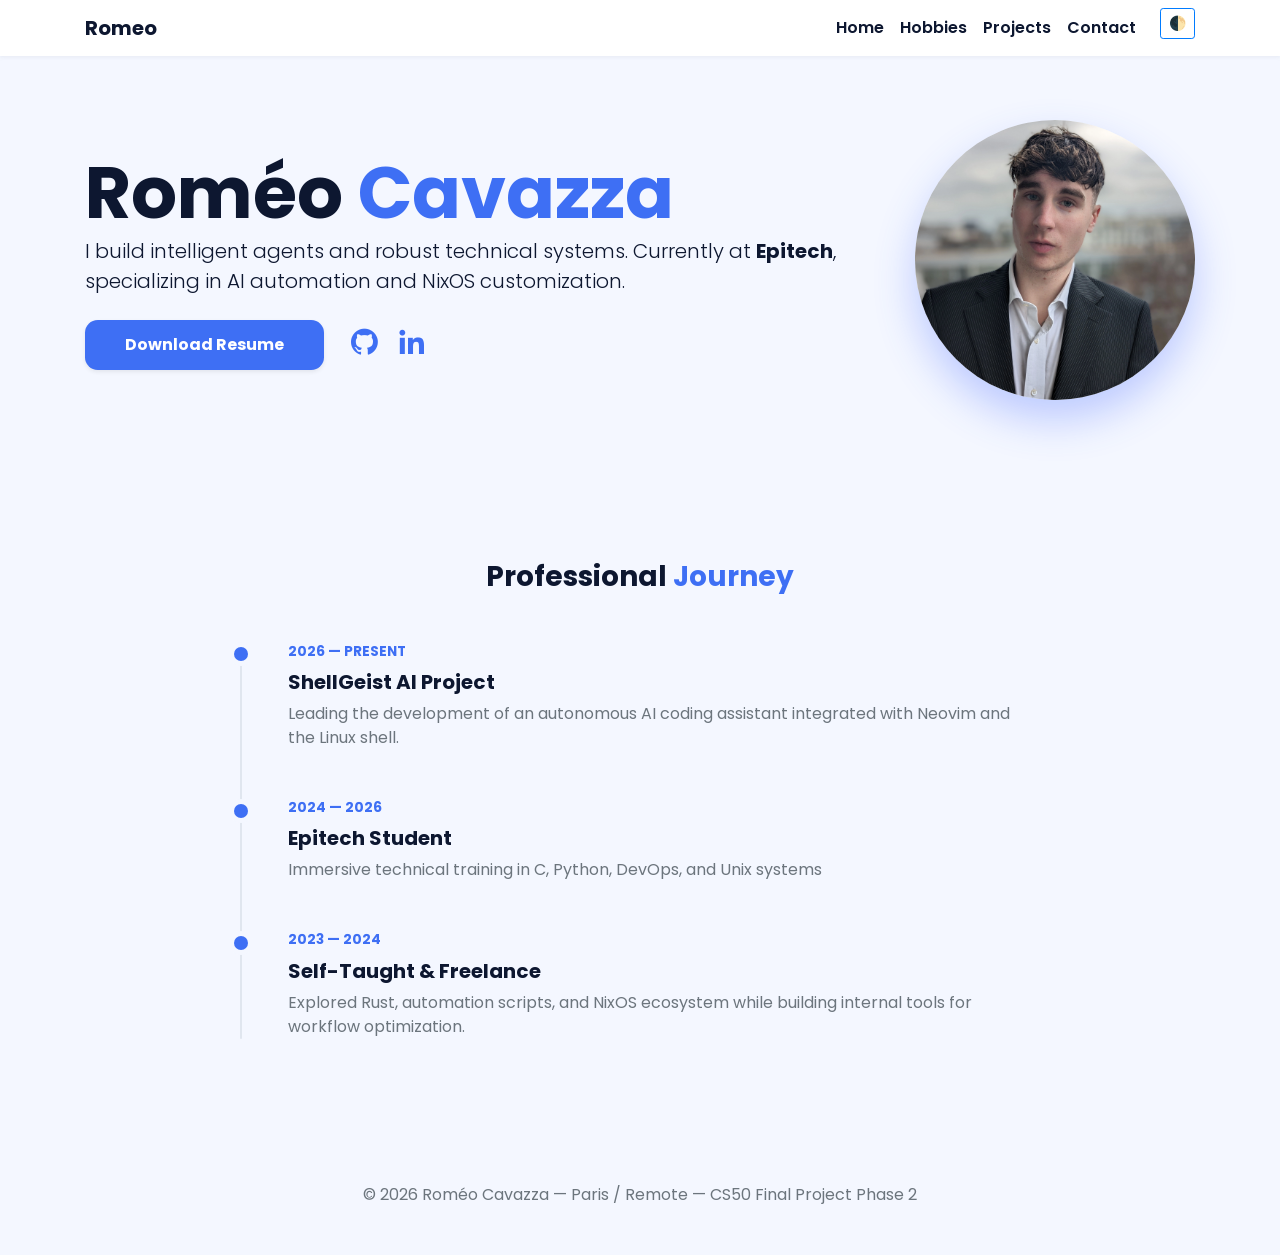
<file: Week 08 — HTML, CSS, JavaScript/homepage/index.html>
<!DOCTYPE html>
<html lang="en">

<head>
    <meta charset="utf-8">
    <meta name="viewport" content="width=device-width, initial-scale=1, shrink-to-fit=no">

    <link rel="stylesheet" href="https://cdn.jsdelivr.net/npm/bootstrap@4.5.3/dist/css/bootstrap.min.css"
        integrity="sha384-TX8t27EcRE3e/ihU7zmQxVncDAy5uIKz4rEkgIXeMed4M0jlfIDPvg6uqKI2xXr2" crossorigin="anonymous">
    <link href="https://unpkg.com/boxicons@2.1.4/css/boxicons.min.css" rel="stylesheet">

    <link href="styles.css" rel="stylesheet">
    <title>Roméo Cavazza | AI Engineer Portfolio</title>
</head>

<body>
    <nav class="navbar navbar-expand-lg navbar-light sticky-top">
        <div class="container">
            <a class="navbar-brand font-weight-bold" href="index.html">Romeo</a>
            <button class="navbar-toggler" type="button" data-toggle="collapse" data-target="#navbarNav">
                <span class="navbar-toggler-icon"></span>
            </button>
            <div class="collapse navbar-collapse" id="navbarNav">
                <ul class="navbar-nav ml-auto">
                    <li class="nav-item active"><a class="nav-link" href="index.html">Home</a></li>
                    <li class="nav-item"><a class="nav-link" href="hobbies.html">Hobbies</a></li>
                    <li class="nav-item"><a class="nav-link" href="projects.html">Projects</a></li>
                    <li class="nav-item"><a class="nav-link" href="contact.html">Contact</a></li>
                    <li class="nav-item">
                        <button id="theme-toggle"
                            class="btn btn-sm btn-outline-primary ml-lg-3 mt-2 mt-lg-0">🌓</button>
                    </li>
                </ul>
            </div>
        </div>
    </nav>

    <main class="container">
        <section class="hero-v2">
            <div class="hero-data">
                <h1 class="display-3 font-weight-bold mb-0">Roméo <span class="text-primary">Cavazza</span></h1>
                <p class="lead mb-4 max-width-500">I build intelligent agents and robust technical systems. Currently
                    at <span class="font-weight-bold">Epitech</span>, specializing in AI automation and NixOS
                    customization.
                </p>

                <div class="d-flex align-items-center gap-3">
                    <a href="CAVAZZA_Romeo_Resume.pdf" target="_blank" class="btn btn-primary shadow-sm mr-4">Download
                        Resume</a>
                    <div class="d-inline-flex">
                        <a href="https://github.com/RomeoCavazza" class="text-primary h2 mb-0 mr-3"><i
                                class='bx bxl-github'></i></a>
                        <a href="https://linkedin.com/in/romeo-cavazza/" class="text-primary h2 mb-0 mr-3"><i
                                class='bx bxl-linkedin'></i></a>
                    </div>
                </div>
            </div>

            <div class="hero-profile">
                <img src="photo-profile-light.webp" alt="Roméo Cavazza" class="profile-img">
            </div>
        </section>

        <section class="mt-5 pt-5 pb-5">
            <h3 class="text-center font-weight-bold mb-5">Professional <span class="text-primary">Journey</span></h3>
            <div class="timeline">
                <div class="timeline-item">
                    <div class="timeline-date">2026 — PRESENT</div>
                    <h5 class="font-weight-bold">ShellGeist AI Project</h5>
                    <p class="text-muted mb-0">Leading the development of an autonomous AI coding assistant integrated
                        with Neovim and the Linux shell.</p>
                </div>
                <div class="timeline-item">
                    <div class="timeline-date">2024 — 2026</div>
                    <h5 class="font-weight-bold">Epitech Student</h5>
                    <p class="text-muted mb-0">Immersive technical training in C, Python, DevOps, and Unix systems</p>
                </div>
                <div class="timeline-item">
                    <div class="timeline-date">2023 — 2024</div>
                    <h5 class="font-weight-bold">Self-Taught & Freelance</h5>
                    <p class="text-muted mb-0">Explored Rust, automation scripts, and NixOS ecosystem while building
                        internal tools for workflow optimization.</p>
                </div>
            </div>
        </section>
    </main>

    <footer class="text-center">
        <div class="container">
            <span class="text-muted">© 2026 Roméo Cavazza — Paris / Remote — CS50 Final Project Phase 2</span>
        </div>
    </footer>

    <script src="https://code.jquery.com/jquery-3.5.1.slim.min.js"></script>
    <script src="https://cdn.jsdelivr.net/npm/bootstrap@4.5.3/dist/js/bootstrap.bundle.min.js"></script>
    <script src="main.js"></script>

</body>

</html>
</file>
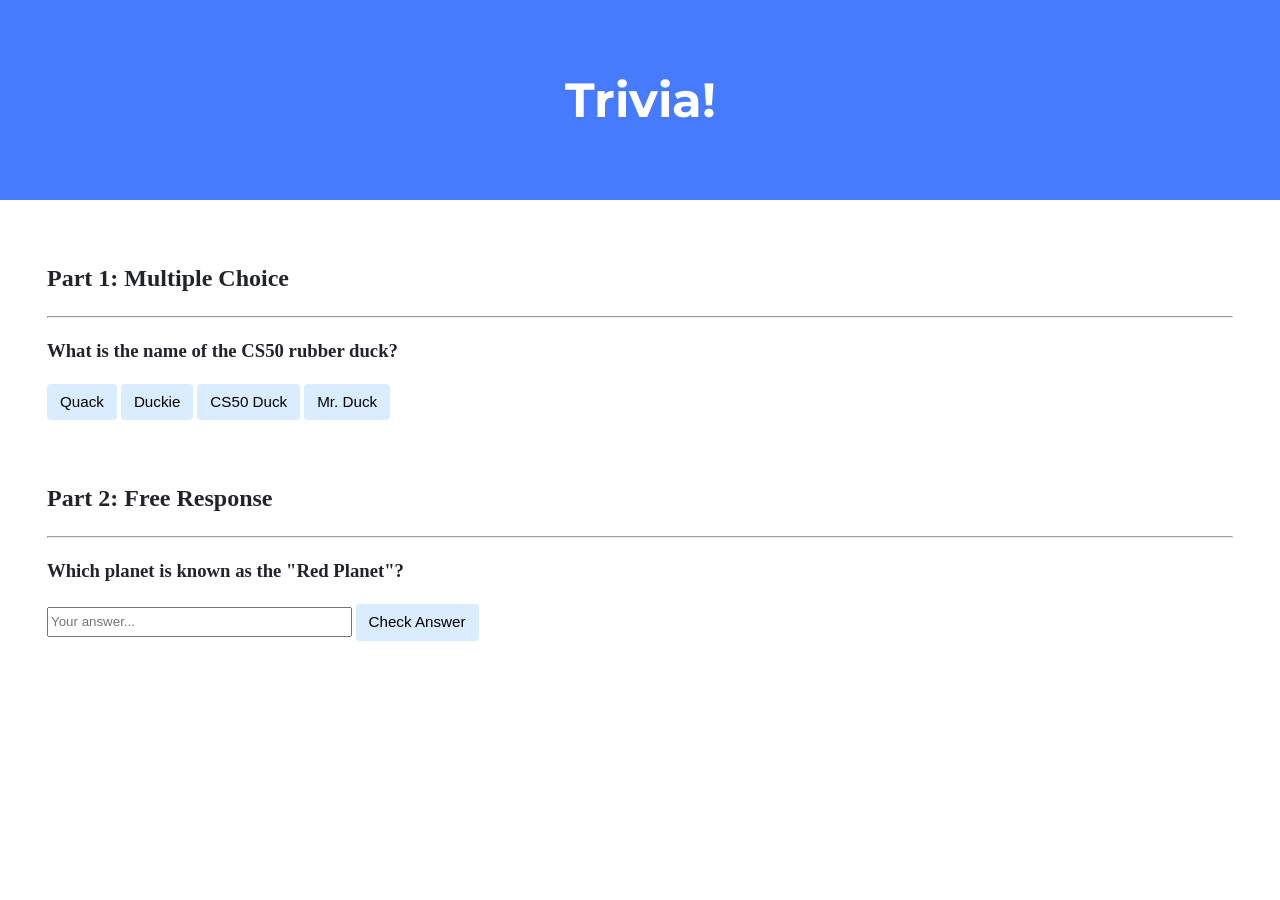
<file: Week 08 — HTML, CSS, JavaScript/trivia/index.html>
<!DOCTYPE html>

<html lang="en">

<head>
    <link href="https://fonts.googleapis.com/css2?family=Montserrat:wght@500&display=swap" rel="stylesheet">
    <link href="styles.css" rel="stylesheet">
    <title>Trivia!</title>
    <script>
        document.addEventListener('DOMContentLoaded', function () {
            let mcButtons = document.querySelectorAll('.mc-btn');
            mcButtons.forEach(button => {
                button.addEventListener('click', function () {
                    let feedback = button.parentElement.querySelector('.mc-feedback');
                    if (button.dataset.correct === "true") {
                        button.style.backgroundColor = 'green';
                        feedback.innerHTML = 'Correct!';
                    } else {
                        button.style.backgroundColor = 'red';
                        feedback.innerHTML = 'Incorrect!';
                    }
                });
            });

            let frSubmit = document.querySelector('#fr-submit');
            frSubmit.addEventListener('click', function () {
                let input = document.querySelector('#fr-input');
                let feedback = document.querySelector('.fr-feedback');
                if (input.value.trim().toLowerCase() === 'mars') {
                    input.style.backgroundColor = 'green';
                    feedback.innerHTML = 'Correct!';
                } else {
                    input.style.backgroundColor = 'red';
                    feedback.innerHTML = 'Incorrect!';
                }
            });
        });
    </script>
</head>

<body>
    <div class="header">
        <h1>Trivia!</h1>
    </div>

    <div class="container">
        <div class="section">
            <h2>Part 1: Multiple Choice </h2>
            <hr>
            <h3>What is the name of the CS50 rubber duck?</h3>
            <button class="mc-btn" data-correct="false">Quack</button>
            <button class="mc-btn" data-correct="false">Duckie</button>
            <button class="mc-btn" data-correct="true">CS50 Duck</button>
            <button class="mc-btn" data-correct="false">Mr. Duck</button>
            <p class="mc-feedback"></p>
        </div>

        <div class="section">
            <h2>Part 2: Free Response</h2>
            <hr>
            <h3>Which planet is known as the "Red Planet"?</h3>
            <input id="fr-input" type="text" placeholder="Your answer...">
            <button id="fr-submit">Check Answer</button>
            <p class="fr-feedback"></p>
        </div>
    </div>
</body>

</html>
</file>
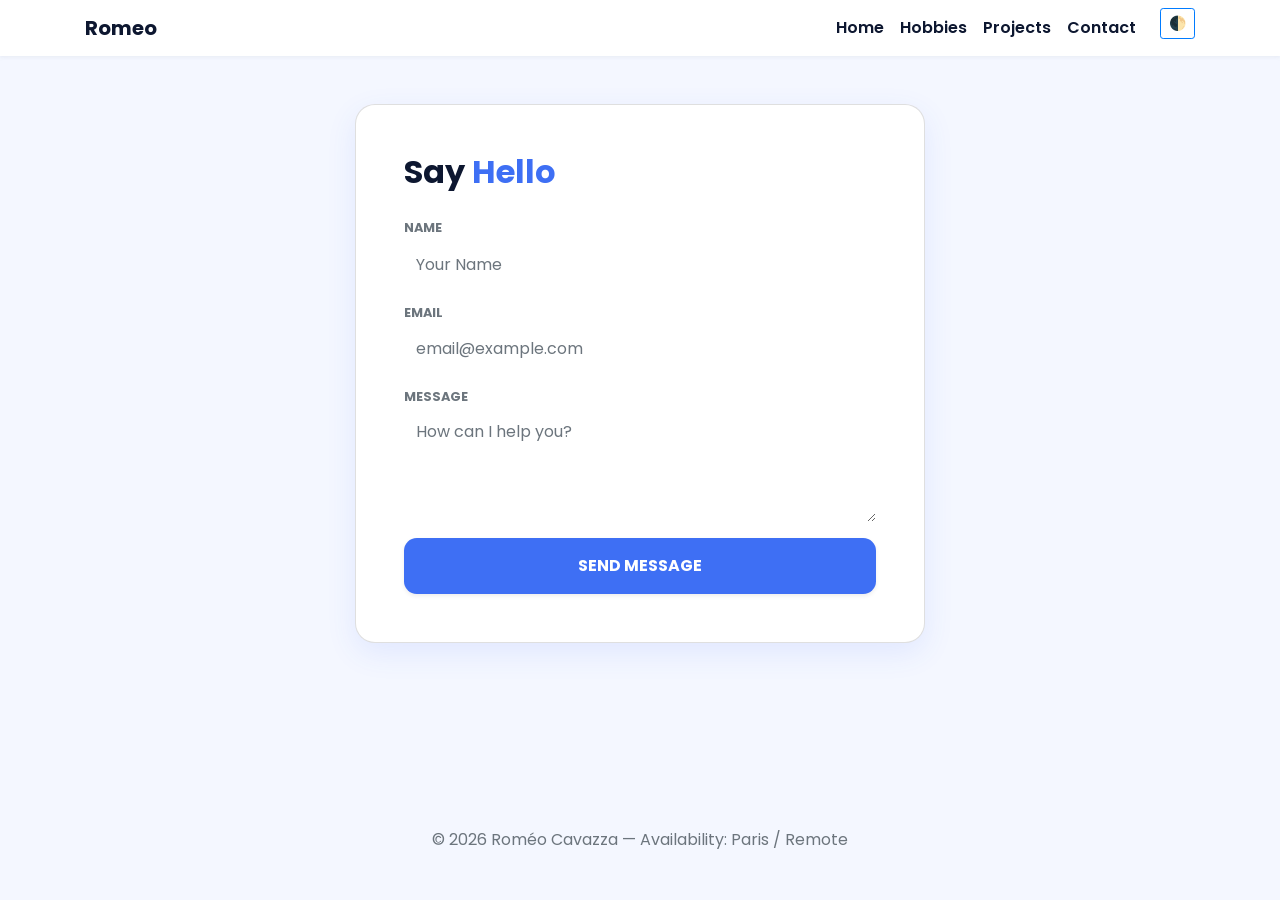
<file: Week 08 — HTML, CSS, JavaScript/homepage/contact.html>
<!DOCTYPE html>
<html lang="en">

<head>
    <meta charset="utf-8">
    <meta name="viewport" content="width=device-width, initial-scale=1, shrink-to-fit=no">

    <link rel="stylesheet" href="https://cdn.jsdelivr.net/npm/bootstrap@4.5.3/dist/css/bootstrap.min.css"
        integrity="sha384-TX8t27EcRE3e/ihU7zmQxVncDAy5uIKz4rEkgIXeMed4M0jlfIDPvg6uqKI2xXr2" crossorigin="anonymous">
    <link href="https://unpkg.com/boxicons@2.1.4/css/boxicons.min.css" rel="stylesheet">

    <link href="styles.css" rel="stylesheet">
    <title>Contact | Roméo Cavazza</title>
</head>

<body>
    <nav class="navbar navbar-expand-lg navbar-light sticky-top">
        <div class="container">
            <a class="navbar-brand font-weight-bold" href="index.html">Romeo</a>
            <button class="navbar-toggler" type="button" data-toggle="collapse" data-target="#navbarNav">
                <span class="navbar-toggler-icon"></span>
            </button>
            <div class="collapse navbar-collapse" id="navbarNav">
                <ul class="navbar-nav ml-auto">
                    <li class="nav-item"><a class="nav-link" href="index.html">Home</a></li>
                    <li class="nav-item"><a class="nav-link" href="hobbies.html">Hobbies</a></li>
                    <li class="nav-item"><a class="nav-link" href="projects.html">Projects</a></li>
                    <li class="nav-item active"><a class="nav-link" href="contact.html">Contact</a></li>
                    <li class="nav-item">
                        <button id="theme-toggle"
                            class="btn btn-sm btn-outline-primary ml-lg-3 mt-2 mt-lg-0">🌓</button>
                    </li>
                </ul>
            </div>
        </div>
    </nav>

    <main class="container mt-5">
        <div class="row justify-content-center">
            <div class="col-md-6 p-5 card">
                <h2 class="mb-4 font-weight-bold">Say <span class="text-primary">Hello</span></h2>
                <form id="contact-form">
                    <div class="form-group">
                        <label for="name" class="small font-weight-bold text-muted">NAME</label>
                        <input type="text" class="form-control border-0 bg-card shadow-none" id="name"
                            placeholder="Your Name" required style="border-radius: 0.5rem;">
                    </div>
                    <div class="form-group">
                        <label for="email" class="small font-weight-bold text-muted">EMAIL</label>
                        <input type="email" class="form-control border-0 bg-card shadow-none" id="email"
                            placeholder="email@example.com" required style="border-radius: 0.5rem;">
                    </div>
                    <div class="form-group">
                        <label for="message" class="small font-weight-bold text-muted">MESSAGE</label>
                        <textarea class="form-control border-0 bg-card shadow-none" id="message" rows="4"
                            placeholder="How can I help you?" style="border-radius: 0.5rem;"></textarea>
                    </div>
                    <button type="submit" class="btn btn-primary btn-block py-3 font-weight-bold shadow-sm mt-3">SEND
                        MESSAGE</button>
                </form>
                <div id="form-feedback" class="mt-4 p-3 bg-success text-white rounded shadow-sm text-center"
                    style="display:none;">
                    <i class='bx bx-check-circle mr-2'></i> Message sent successfully!
                </div>
            </div>
        </div>
    </main>

    <footer class="text-center">
        <div class="container">
            <span class="text-muted">© 2026 Roméo Cavazza — Availability: Paris / Remote</span>
        </div>
    </footer>

    <!-- Bootstrap & Scripts -->
    <script src="https://code.jquery.com/jquery-3.5.1.slim.min.js"></script>
    <script src="https://cdn.jsdelivr.net/npm/bootstrap@4.5.3/dist/js/bootstrap.bundle.min.js"></script>
    <script src="main.js"></script>
</body>

</html>
</file>
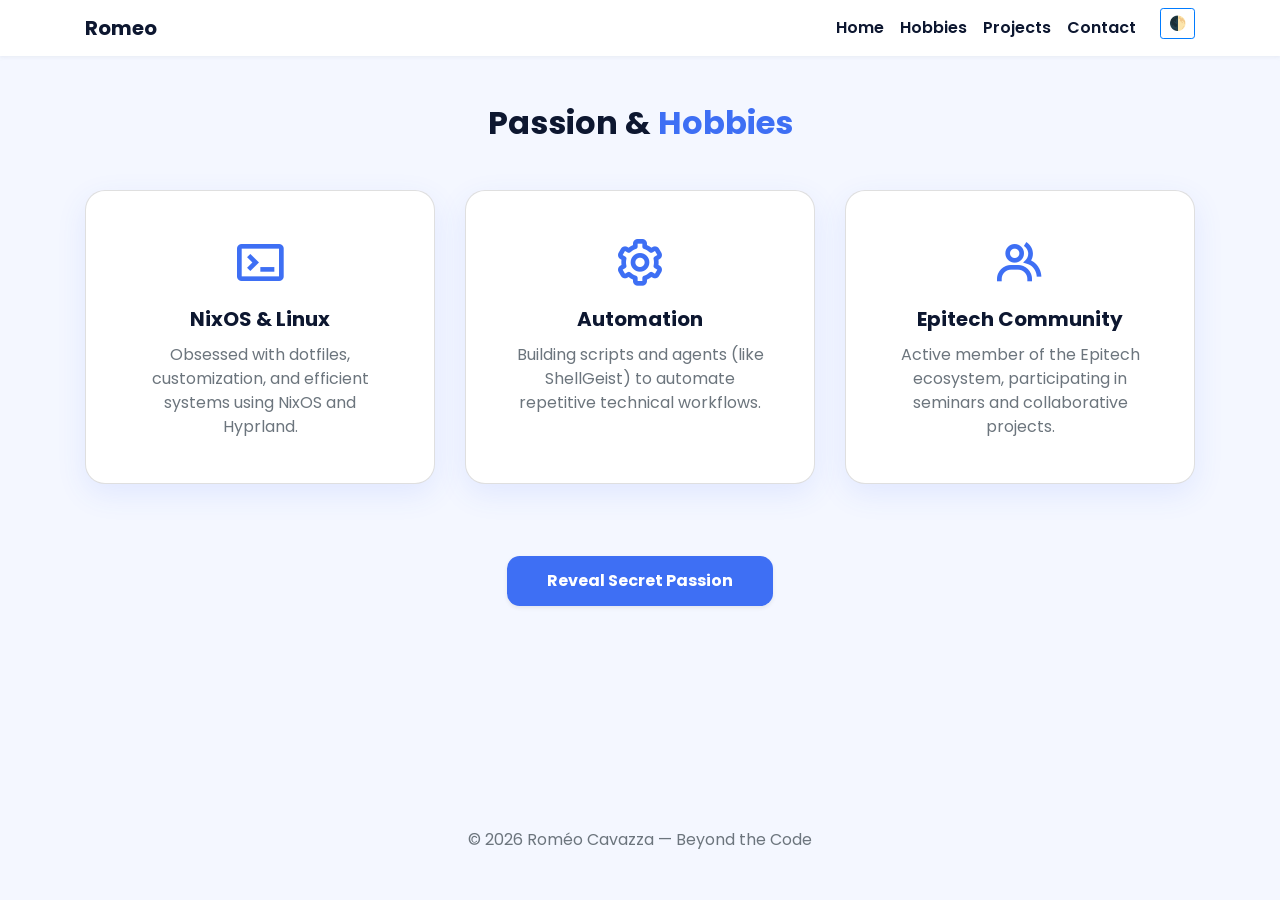
<file: Week 08 — HTML, CSS, JavaScript/homepage/hobbies.html>
<!DOCTYPE html>
<html lang="en">

<head>
    <meta charset="utf-8">
    <meta name="viewport" content="width=device-width, initial-scale=1, shrink-to-fit=no">

    <link rel="stylesheet" href="https://cdn.jsdelivr.net/npm/bootstrap@4.5.3/dist/css/bootstrap.min.css"
        integrity="sha384-TX8t27EcRE3e/ihU7zmQxVncDAy5uIKz4rEkgIXeMed4M0jlfIDPvg6uqKI2xXr2" crossorigin="anonymous">
    <link href="https://unpkg.com/boxicons@2.1.4/css/boxicons.min.css" rel="stylesheet">

    <link href="styles.css" rel="stylesheet">
    <title>Hobbies | Roméo Cavazza</title>
</head>

<body>
    <nav class="navbar navbar-expand-lg navbar-light sticky-top">
        <div class="container">
            <a class="navbar-brand font-weight-bold" href="index.html">Romeo</a>
            <button class="navbar-toggler" type="button" data-toggle="collapse" data-target="#navbarNav">
                <span class="navbar-toggler-icon"></span>
            </button>
            <div class="collapse navbar-collapse" id="navbarNav">
                <ul class="navbar-nav ml-auto">
                    <li class="nav-item"><a class="nav-link" href="index.html">Home</a></li>
                    <li class="nav-item active"><a class="nav-link" href="hobbies.html">Hobbies</a></li>
                    <li class="nav-item"><a class="nav-link" href="projects.html">Projects</a></li>
                    <li class="nav-item"><a class="nav-link" href="contact.html">Contact</a></li>
                    <li class="nav-item">
                        <button id="theme-toggle"
                            class="btn btn-sm btn-outline-primary ml-lg-3 mt-2 mt-lg-0">🌓</button>
                    </li>
                </ul>
            </div>
        </div>
    </nav>

    <main class="container mt-5">
        <h2 class="text-center font-weight-bold mb-5">Passion & <span class="text-primary">Hobbies</span></h2>
        <div class="row">
            <div class="col-md-4 mb-4">
                <div class="card h-100 p-4">
                    <div class="card-body text-center">
                        <i class='bx bx-terminal display-4 text-primary mb-3'></i>
                        <h5 class="card-title font-weight-bold">NixOS & Linux</h5>
                        <p class="card-text text-muted">Obsessed with dotfiles, customization, and efficient systems
                            using NixOS and Hyprland.</p>
                    </div>
                </div>
            </div>
            <div class="col-md-4 mb-4">
                <div class="card h-100 p-4">
                    <div class="card-body text-center">
                        <i class='bx bx-cog display-4 text-primary mb-3'></i>
                        <h5 class="card-title font-weight-bold">Automation</h5>
                        <p class="card-text text-muted">Building scripts and agents (like ShellGeist) to automate
                            repetitive technical workflows.</p>
                    </div>
                </div>
            </div>
            <div class="col-md-4 mb-4">
                <div class="card h-100 p-4">
                    <div class="card-body text-center">
                        <i class='bx bx-group display-4 text-primary mb-3'></i>
                        <h5 class="card-title font-weight-bold">Epitech Community</h5>
                        <p class="card-text text-muted">Active member of the Epitech ecosystem, participating in
                            seminars and collaborative projects.</p>
                    </div>
                </div>
            </div>
        </div>
        <div class="text-center mt-5">
            <button class="btn btn-primary shadow-sm" onclick="alert('Furries and femboys! 🐾✨')">Reveal Secret
                Passion</button>
        </div>
    </main>

    <footer class="text-center">
        <div class="container">
            <span class="text-muted">© 2026 Roméo Cavazza — Beyond the Code</span>
        </div>
    </footer>

    <!-- Bootstrap & Scripts -->
    <script src="https://code.jquery.com/jquery-3.5.1.slim.min.js"></script>
    <script src="https://cdn.jsdelivr.net/npm/bootstrap@4.5.3/dist/js/bootstrap.bundle.min.js"></script>
    <script src="main.js"></script>
</body>

</html>
</file>
<file: Week 08 — HTML, CSS, JavaScript/homepage/styles.css>
@import url("https://fonts.googleapis.com/css2?family=Poppins:wght@400;600;700&display=swap");

:root {
    --hue-color: 224;
    --first-color: hsl(var(--hue-color), 89%, 60%);
    --second-color: hsl(var(--hue-color), 56%, 12%);
    --bg-color: #f4f7ff;
    --bg-card: #ffffff;
    --text-color: var(--second-color);
    --text-secondary: #6c757d;
    --border-color: rgba(146, 161, 176, 0.2);
    --transition-speed: 0.4s;
    --card-shadow: 0 10px 30px rgba(62, 100, 255, 0.1);
    --accent-glow: rgba(62, 100, 255, 0.3);
}

.dark-mode {
    --bg-color: #1a1a2e;
    --bg-card: #16213e;
    --text-color: #e0e0e0;
    --text-secondary: #a0a0a0;
    --second-color: #ffffff;
    --first-color: hsl(var(--hue-color), 89%, 70%);
    --border-color: rgba(255, 255, 255, 0.1);
    --card-shadow: 0 10px 30px rgba(0, 0, 0, 0.3);
    --accent-glow: rgba(119, 149, 255, 0.2);
}

body {
    font-family: 'Poppins', sans-serif;
    background-color: var(--bg-color);
    color: var(--text-color);
    transition: all var(--transition-speed) ease;
    min-height: 100vh;
    display: flex;
    flex-direction: column;
}

/* Navbar */
.navbar {
    box-shadow: 0 1px 4px rgba(146, 161, 176, 0.15);
    background-color: var(--bg-card) !important;
}

.navbar-brand,
.nav-link {
    color: var(--second-color) !important;
    font-weight: 600;
}

.nav-link:hover {
    color: var(--first-color) !important;
}

/* Professional Hero */
.hero-v2 {
    display: flex;
    align-items: center;
    justify-content: space-between;
    gap: 4rem;
    padding: 4rem 0;
}

.hero-profile {
    position: relative;
    flex-shrink: 0;
}

.profile-img {
    width: 280px;
    height: 280px;
    border-radius: 50%;
    object-fit: cover;
    box-shadow: 0 20px 40px var(--accent-glow);
    transition: transform 0.5s cubic-bezier(0.175, 0.885, 0.32, 1.275);
}

.profile-img:hover {
    transform: scale(1.05) rotate(2deg);
}

@media (max-width: 991px) {
    .hero-v2 {
        flex-direction: column-reverse;
        text-align: center;
        gap: 2rem;
    }

    .profile-img {
        width: 200px;
        height: 200px;
    }
}

/* Project Cards Modern */
.project-grid {
    display: grid;
    grid-template-columns: repeat(auto-fill, minmax(320px, 1fr));
    gap: 2rem;
}

/* Card Systems */
.card,
.project-card {
    background-color: var(--bg-card) !important;
    border-radius: 1.25rem;
    box-shadow: var(--card-shadow);
    transition: all 0.3s ease;
    display: flex;
    flex-direction: column;
}

.card:hover,
.project-card:hover {
    transform: translateY(-5px);
}

.project-card {
    border-radius: 1.5rem;
    /* Slightly more rounded for main projects */
    height: 100%;
}

.project-card:hover {
    transform: translateY(-10px);
    box-shadow: var(--card-shadow);
}

.project-img-wrapper {
    height: 200px;
    overflow: hidden;
    position: relative;
}

.project-img {
    width: 100%;
    height: 100%;
    object-fit: cover;
    transition: transform 0.5s ease;
}

.project-card:hover .project-img {
    transform: scale(1.1);
}

.project-body {
    padding: 1.5rem;
    flex-grow: 1;
    display: flex;
    flex-direction: column;
}

.tech-badges {
    display: flex;
    flex-wrap: wrap;
    gap: 0.5rem;
    margin-top: auto;
}

.badge-tech {
    background: rgba(var(--hue-color), 89%, 60%, 0.1);
    color: var(--first-color);
    padding: 0.3rem 0.8rem;
    border-radius: 2rem;
    font-size: 0.75rem;
    font-weight: 600;
}

/* Experience Timeline */
.timeline {
    --timeline-left-spacing: 2rem;
    --dot-size: 14px;
    --bar-width: 2px;
    position: relative;
    max-width: 800px;
    margin: 2rem auto;
    padding-left: var(--timeline-left-spacing);
}

.timeline::before {
    content: '';
    position: absolute;
    left: 0;
    top: 0;
    bottom: 0;
    width: var(--bar-width);
    background: var(--border-color);
    border-radius: 1rem;
}

.timeline-item {
    position: relative;
    margin-bottom: 3rem;
    padding-left: 1rem;
}

.timeline-item::before {
    content: '';
    position: absolute;
    /* Centrage mathématique du point sur la barre */
    left: calc(-1 * var(--timeline-left-spacing) - (var(--dot-size) / 2) + (var(--bar-width) / 2));
    top: 0.35rem;
    /* Ajusté pour s'aligner exactement avec le milieu de la première ligne */
    width: var(--dot-size);
    height: var(--dot-size);
    border-radius: 50%;
    background: var(--first-color);
    box-shadow: 0 0 0 5px var(--bg-color);
    z-index: 10;
}

.timeline-date {
    font-size: 0.85rem;
    font-weight: 700;
    color: var(--first-color);
    margin-bottom: 0.5rem;
}

/* Utilities */
.text-primary {
    color: var(--first-color) !important;
}

.bg-card {
    background-color: var(--bg-card) !important;
    color: var(--text-color) !important;
}

.text-muted {
    color: var(--text-secondary) !important;
}

.btn-primary {
    background-color: var(--first-color);
    border: none;
    border-radius: .8rem;
    padding: .8rem 2.5rem;
    font-weight: 700;
    box-shadow: 0 10px 20px var(--accent-glow);
    transition: all 0.3s ease;
}

.btn-primary:hover {
    transform: translateY(-2px);
    box-shadow: 0 15px 25px var(--accent-glow);
}

footer {
    margin-top: auto;
    padding: 3rem 0;
}
</file>
<file: Week 08 — HTML, CSS, JavaScript/trivia/styles.css>
body {
    background-color: #fff;
    color: #212529;
    font-size: 1rem;
    font-weight: 400;
    line-height: 1.5;
    margin: 0;
    text-align: left;
}

.container {
    margin-left: auto;
    margin-right: auto;
    padding-left: 15px;
    padding-right: 15px;
}

.header {
    background-color: #477bff;
    color: #fff;
    margin-bottom: 2rem;
    padding: 2rem 1rem;
    text-align: center;
}

.section {
    padding: 0.5rem 2rem 1rem 2rem;
}

.section:hover {
    background-color: #f5f5f5;
    transition: color 2s ease-in-out, background-color 0.15s ease-in-out;
}

h1 {
    font-family: 'Montserrat', sans-serif;
    font-size: 48px;
}

button, input[type="submit"] {
    background-color: #d9edff;
    border: 1px solid transparent;
    border-radius: 0.25rem;
    font-size: 0.95rem;
    font-weight: 400;
    line-height: 1.5;
    padding: 0.375rem 0.75rem;
    text-align: center;
    transition: color 0.15s ease-in-out, background-color 0.15s ease-in-out, border-color 0.15s ease-in-out, box-shadow 0.15s ease-in-out;
    vertical-align: middle;
}


input[type="text"] {
    line-height: 1.8;
    width: 25%;
}

input[type="text"]:hover {
    background-color: #f5f5f5;
    transition: color 2s ease-in-out, background-color 0.15s ease-in-out;
}
</file>
